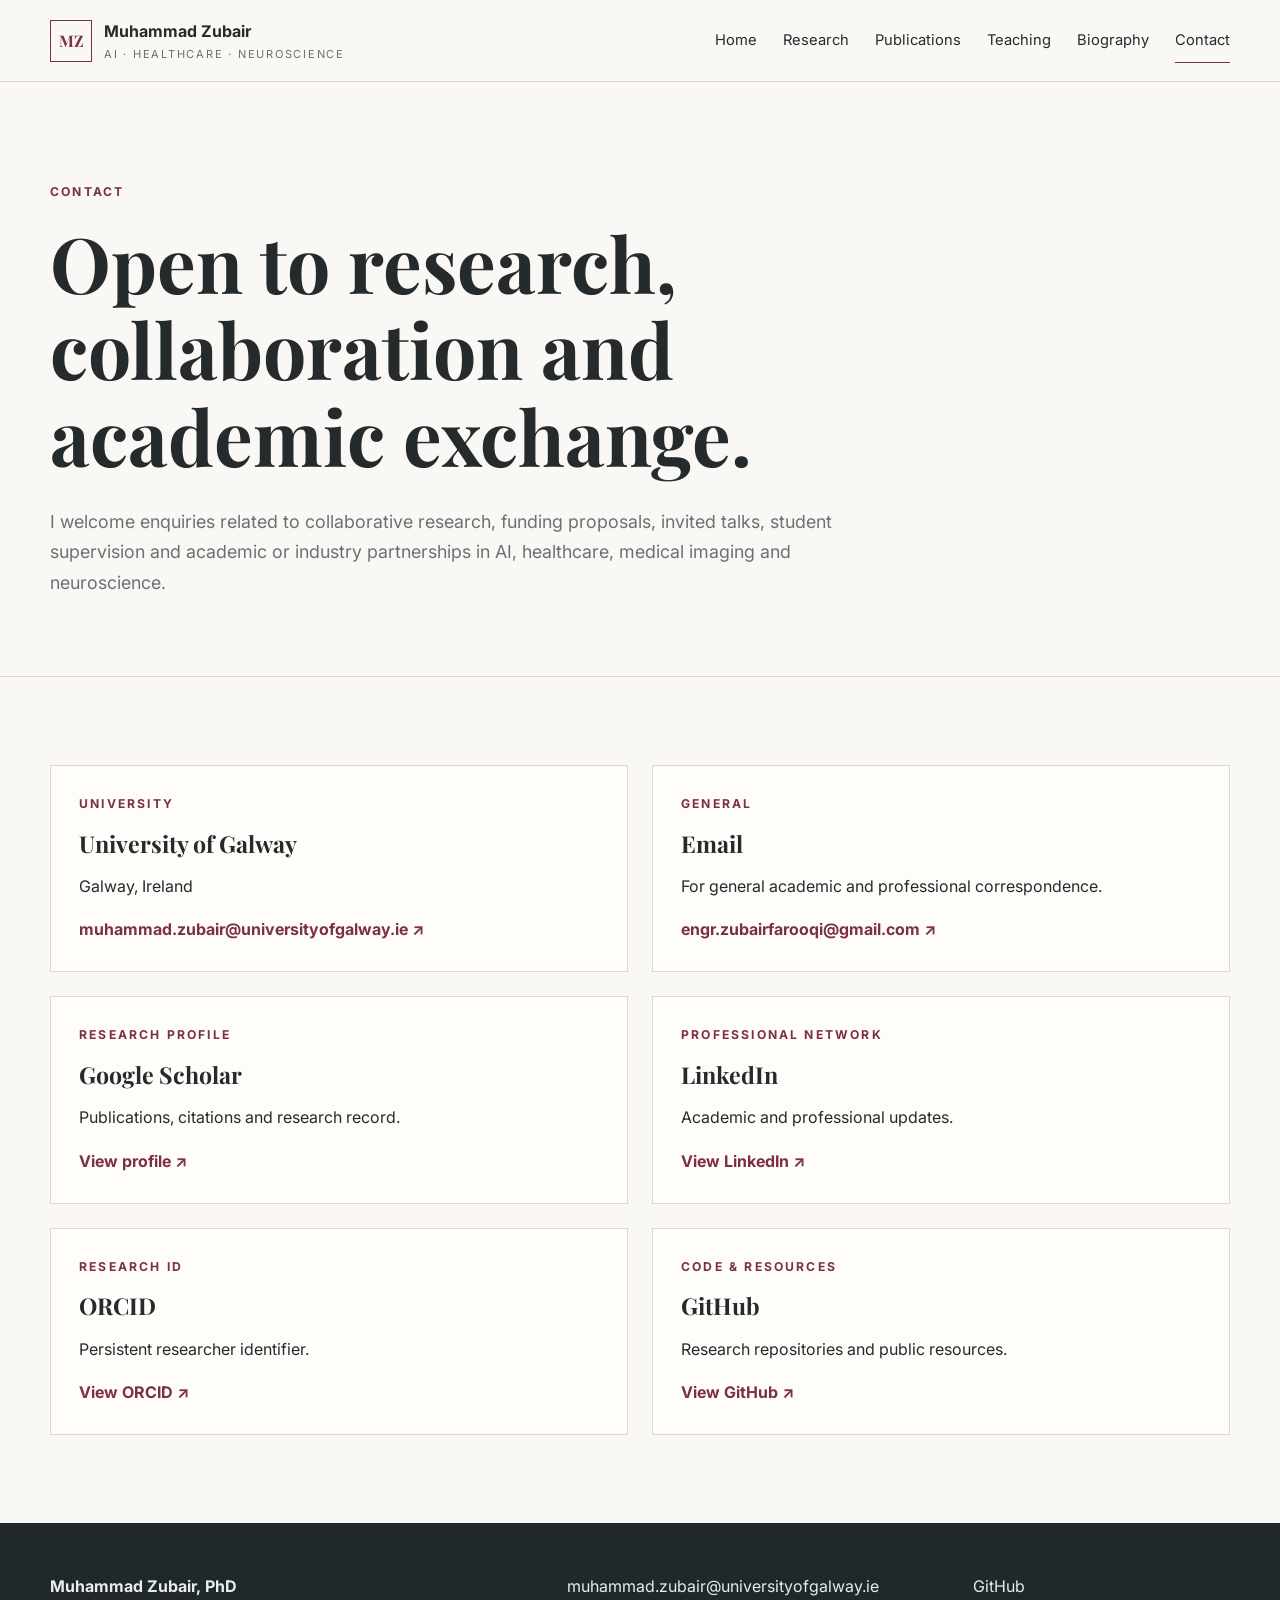
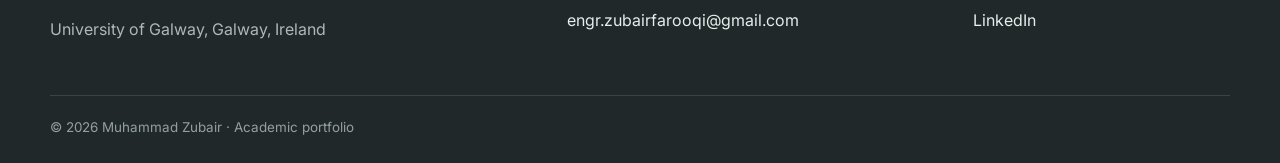
<file: contact.html>
<!DOCTYPE html><html lang="en"><head><meta charset="UTF-8"><meta name="viewport" content="width=device-width,initial-scale=1.0"><title>Contact | Muhammad Zubair</title><link rel="preconnect" href="https://fonts.googleapis.com"><link rel="preconnect" href="https://fonts.gstatic.com" crossorigin><link href="https://fonts.googleapis.com/css2?family=Inter:wght@400;500;600;700&family=Playfair+Display:wght@600;700&display=swap" rel="stylesheet"><link rel="stylesheet" href="styles.css"></head><body><header class="site-header"><div class="container nav-wrap"><a class="brand" href="index.html"><span class="brand-mark">MZ</span><span><strong>Muhammad Zubair</strong><small>AI · HEALTHCARE · NEUROSCIENCE</small></span></a><button class="nav-toggle" aria-label="Toggle navigation">☰</button><nav class="main-nav"><a href="index.html">Home</a><a href="research.html">Research</a><a href="publications.html">Publications</a><a href="teaching.html">Teaching</a><a href="biography.html">Biography</a><a class="active" href="contact.html">Contact</a></nav></div></header><main><section class="page-hero"><div class="container"><p class="eyebrow">CONTACT</p><h1>Open to research, collaboration and academic exchange.</h1><p class="page-intro">I welcome enquiries related to collaborative research, funding proposals, invited talks, student supervision and academic or industry partnerships in AI, healthcare, medical imaging and neuroscience.</p></div></section><section class="section-pad"><div class="container contact-grid"><article class="contact-card"><p class="eyebrow">UNIVERSITY</p><h3>University of Galway</h3><p>Galway, Ireland</p><a href="mailto:muhammad.zubair@universityofgalway.ie">muhammad.zubair@universityofgalway.ie ↗</a></article><article class="contact-card"><p class="eyebrow">GENERAL</p><h3>Email</h3><p>For general academic and professional correspondence.</p><a href="mailto:engr.zubairfarooqi@gmail.com">engr.zubairfarooqi@gmail.com ↗</a></article><article class="contact-card"><p class="eyebrow">RESEARCH PROFILE</p><h3>Google Scholar</h3><p>Publications, citations and research record.</p><a href="https://scholar.google.com/citations?user=y0kWh0IAAAAJ&hl=en" target="_blank" rel="noopener">View profile ↗</a></article><article class="contact-card"><p class="eyebrow">PROFESSIONAL NETWORK</p><h3>LinkedIn</h3><p>Academic and professional updates.</p><a href="https://ie.linkedin.com/in/muzubair" target="_blank" rel="noopener">View LinkedIn ↗</a></article><article class="contact-card"><p class="eyebrow">RESEARCH ID</p><h3>ORCID</h3><p>Persistent researcher identifier.</p><a href="https://orcid.org/0000-0003-2694-9364" target="_blank" rel="noopener">View ORCID ↗</a></article><article class="contact-card"><p class="eyebrow">CODE &amp; RESOURCES</p><h3>GitHub</h3><p>Research repositories and public resources.</p><a href="https://github.com/mzubairfarooqi" target="_blank" rel="noopener">View GitHub ↗</a></article></div></section></main><footer class="site-footer"><div class="container footer-grid"><div><strong>Muhammad Zubair, PhD</strong><p>University of Galway, Galway, Ireland</p></div><div class="footer-links"><a href="mailto:muhammad.zubair@universityofgalway.ie">muhammad.zubair@universityofgalway.ie</a><a href="mailto:engr.zubairfarooqi@gmail.com">engr.zubairfarooqi@gmail.com</a></div><div class="footer-links"><a href="https://github.com/mzubairfarooqi">GitHub</a><a href="https://ie.linkedin.com/in/muzubair">LinkedIn</a></div></div><div class="container copyright">© 2026 Muhammad Zubair · Academic portfolio</div></footer><script src="script.js"></script></body></html>
</file>
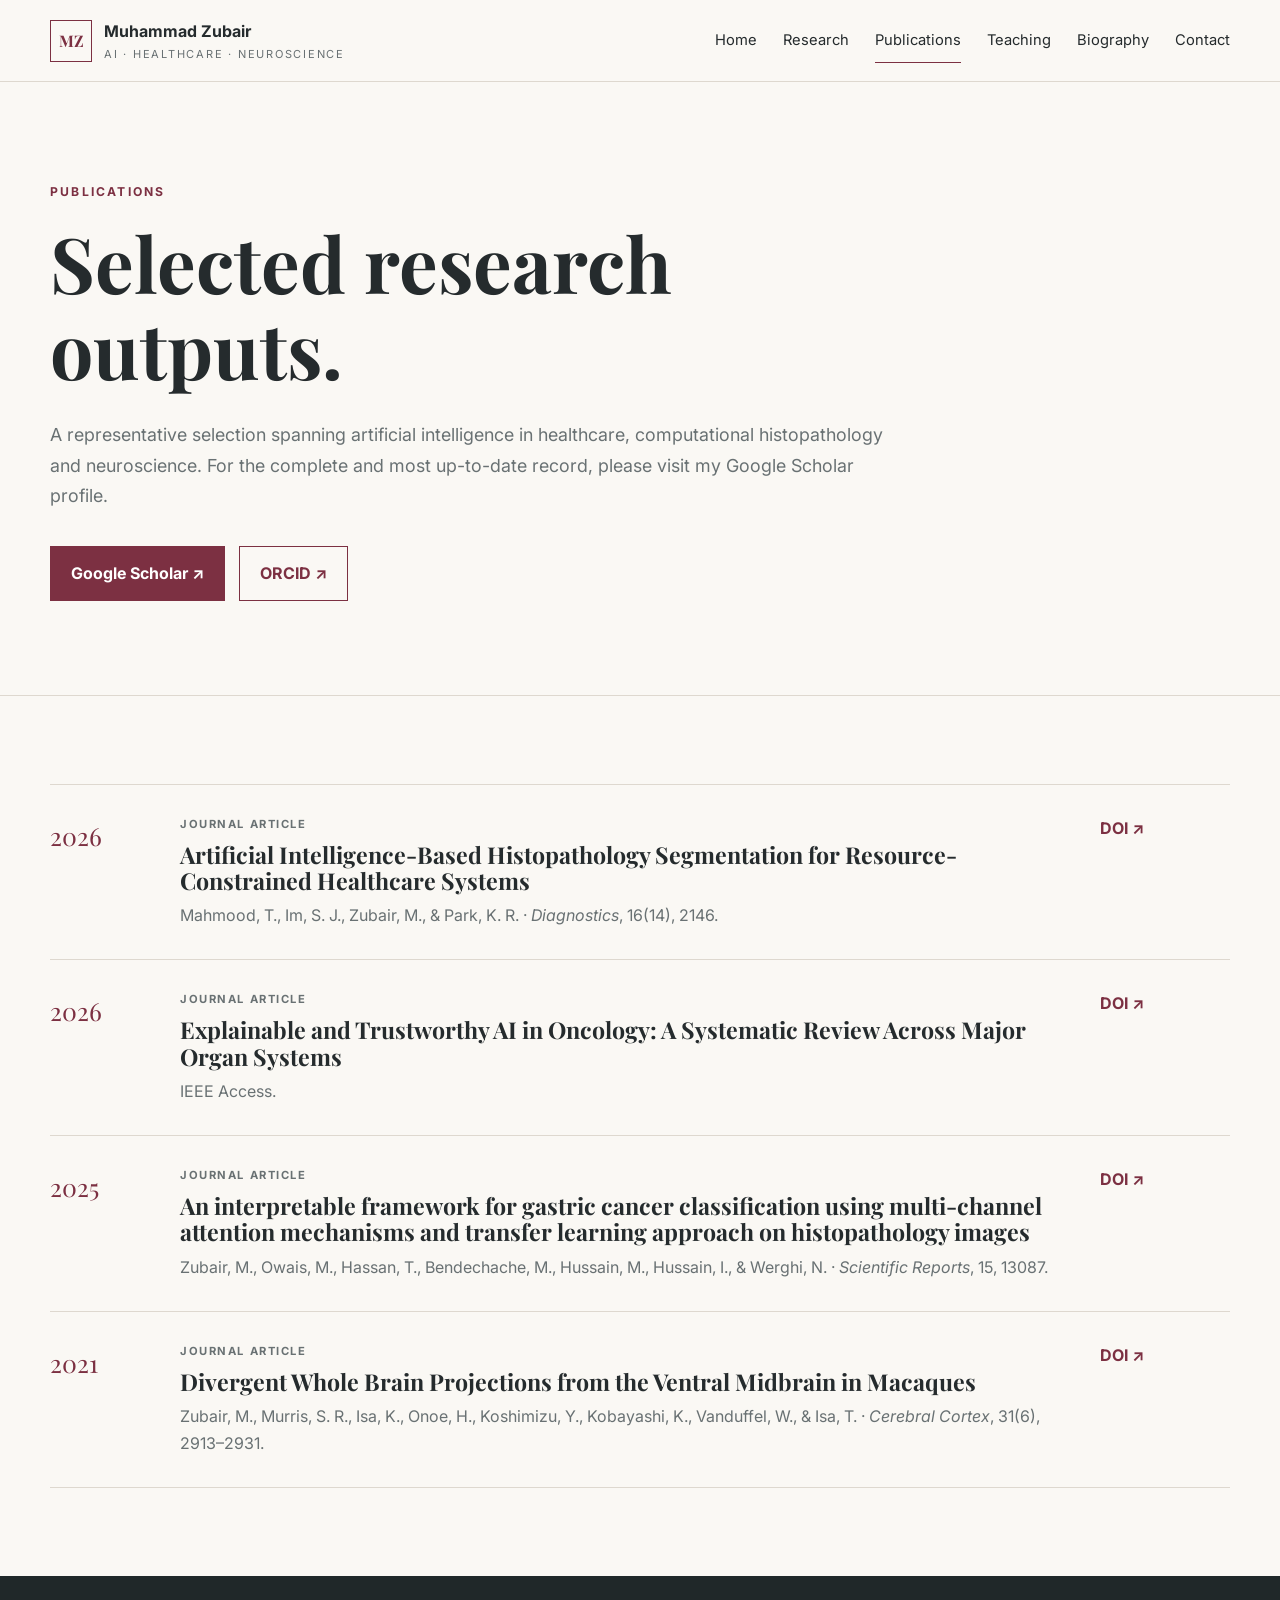
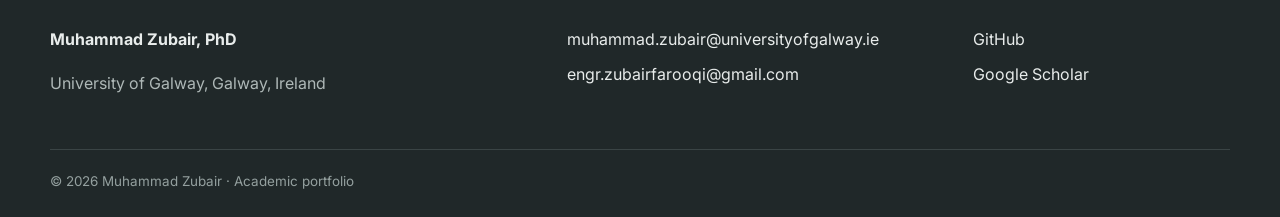
<file: publications.html>
<!DOCTYPE html><html lang="en"><head><meta charset="UTF-8"><meta name="viewport" content="width=device-width,initial-scale=1.0"><title>Publications | Muhammad Zubair</title><link rel="preconnect" href="https://fonts.googleapis.com"><link rel="preconnect" href="https://fonts.gstatic.com" crossorigin><link href="https://fonts.googleapis.com/css2?family=Inter:wght@400;500;600;700&family=Playfair+Display:wght@600;700&display=swap" rel="stylesheet"><link rel="stylesheet" href="styles.css"></head><body><header class="site-header"><div class="container nav-wrap"><a class="brand" href="index.html"><span class="brand-mark">MZ</span><span><strong>Muhammad Zubair</strong><small>AI · HEALTHCARE · NEUROSCIENCE</small></span></a><button class="nav-toggle" aria-label="Toggle navigation">☰</button><nav class="main-nav"><a href="index.html">Home</a><a href="research.html">Research</a><a class="active" href="publications.html">Publications</a><a href="teaching.html">Teaching</a><a href="biography.html">Biography</a><a href="contact.html">Contact</a></nav></div></header><main><section class="page-hero"><div class="container"><p class="eyebrow">PUBLICATIONS</p><h1>Selected research outputs.</h1><p class="page-intro">A representative selection spanning artificial intelligence in healthcare, computational histopathology and neuroscience. For the complete and most up-to-date record, please visit my Google Scholar profile.</p><div class="button-row"><a class="btn btn-primary" href="https://scholar.google.com/citations?user=y0kWh0IAAAAJ&hl=en" target="_blank" rel="noopener">Google Scholar ↗</a><a class="btn btn-secondary" href="https://orcid.org/0000-0003-2694-9364" target="_blank" rel="noopener">ORCID ↗</a></div></div></section><section class="section-pad"><div class="container"><div class="publication-list"><article class="pub-item"><div class="pub-year">2026</div><div><p class="pub-type">JOURNAL ARTICLE</p><h3>Artificial Intelligence-Based Histopathology Segmentation for Resource-Constrained Healthcare Systems</h3><p>Mahmood, T., Im, S. J., Zubair, M., &amp; Park, K. R. · <em>Diagnostics</em>, 16(14), 2146.</p></div><a href="https://doi.org/10.3390/diagnostics16142146" target="_blank" rel="noopener">DOI ↗</a></article><article class="pub-item"><div class="pub-year">2026</div><div><p class="pub-type">JOURNAL ARTICLE</p><h3>Explainable and Trustworthy AI in Oncology: A Systematic Review Across Major Organ Systems</h3><p>IEEE Access.</p></div><a href="https://doi.org/10.1109/ACCESS.2026.3717851" target="_blank" rel="noopener">DOI ↗</a></article><article class="pub-item"><div class="pub-year">2025</div><div><p class="pub-type">JOURNAL ARTICLE</p><h3>An interpretable framework for gastric cancer classification using multi-channel attention mechanisms and transfer learning approach on histopathology images</h3><p>Zubair, M., Owais, M., Hassan, T., Bendechache, M., Hussain, M., Hussain, I., &amp; Werghi, N. · <em>Scientific Reports</em>, 15, 13087.</p></div><a href="https://doi.org/10.1038/s41598-025-97256-0" target="_blank" rel="noopener">DOI ↗</a></article><article class="pub-item"><div class="pub-year">2021</div><div><p class="pub-type">JOURNAL ARTICLE</p><h3>Divergent Whole Brain Projections from the Ventral Midbrain in Macaques</h3><p>Zubair, M., Murris, S. R., Isa, K., Onoe, H., Koshimizu, Y., Kobayashi, K., Vanduffel, W., &amp; Isa, T. · <em>Cerebral Cortex</em>, 31(6), 2913–2931.</p></div><a href="https://doi.org/10.1093/cercor/bhaa399" target="_blank" rel="noopener">DOI ↗</a></article></div></div></section></main><footer class="site-footer"><div class="container footer-grid"><div><strong>Muhammad Zubair, PhD</strong><p>University of Galway, Galway, Ireland</p></div><div class="footer-links"><a href="mailto:muhammad.zubair@universityofgalway.ie">muhammad.zubair@universityofgalway.ie</a><a href="mailto:engr.zubairfarooqi@gmail.com">engr.zubairfarooqi@gmail.com</a></div><div class="footer-links"><a href="https://github.com/mzubairfarooqi">GitHub</a><a href="https://scholar.google.com/citations?user=y0kWh0IAAAAJ&hl=en">Google Scholar</a></div></div><div class="container copyright">© 2026 Muhammad Zubair · Academic portfolio</div></footer><script src="script.js"></script></body></html>
</file>
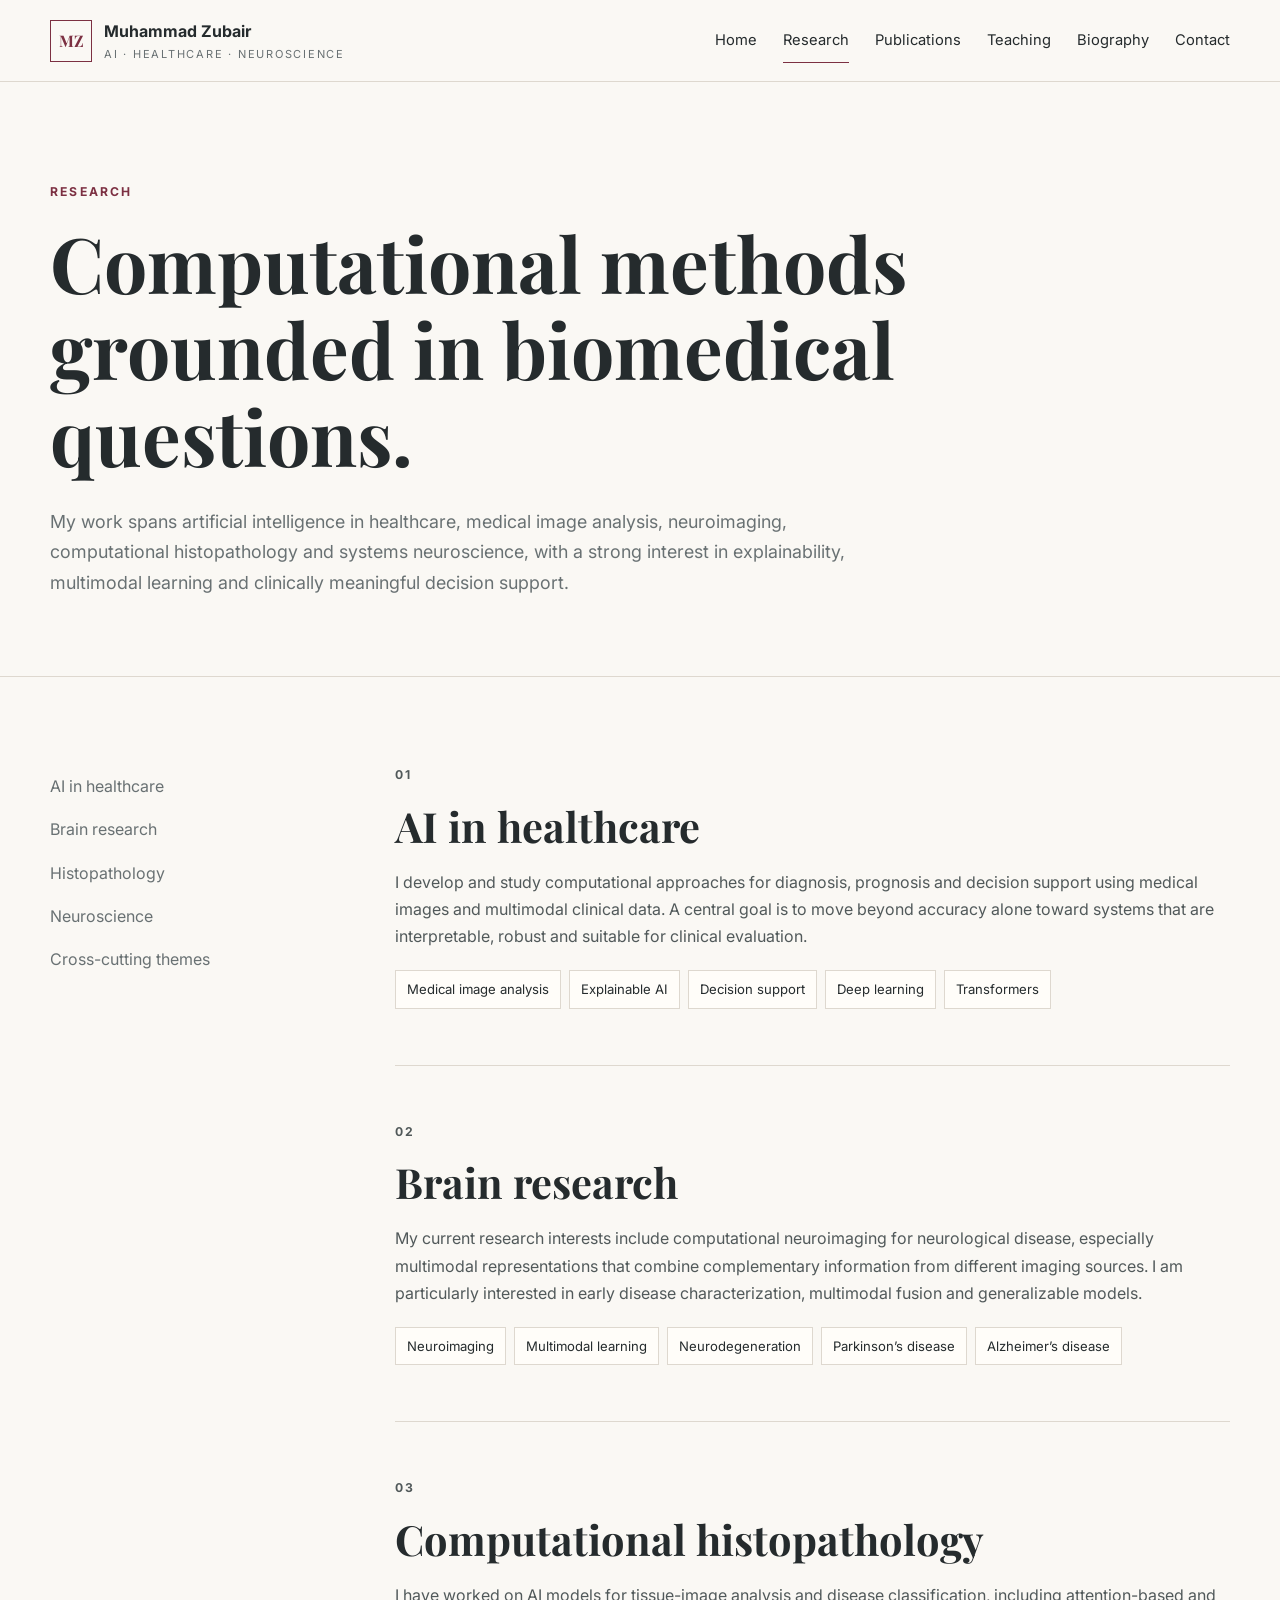
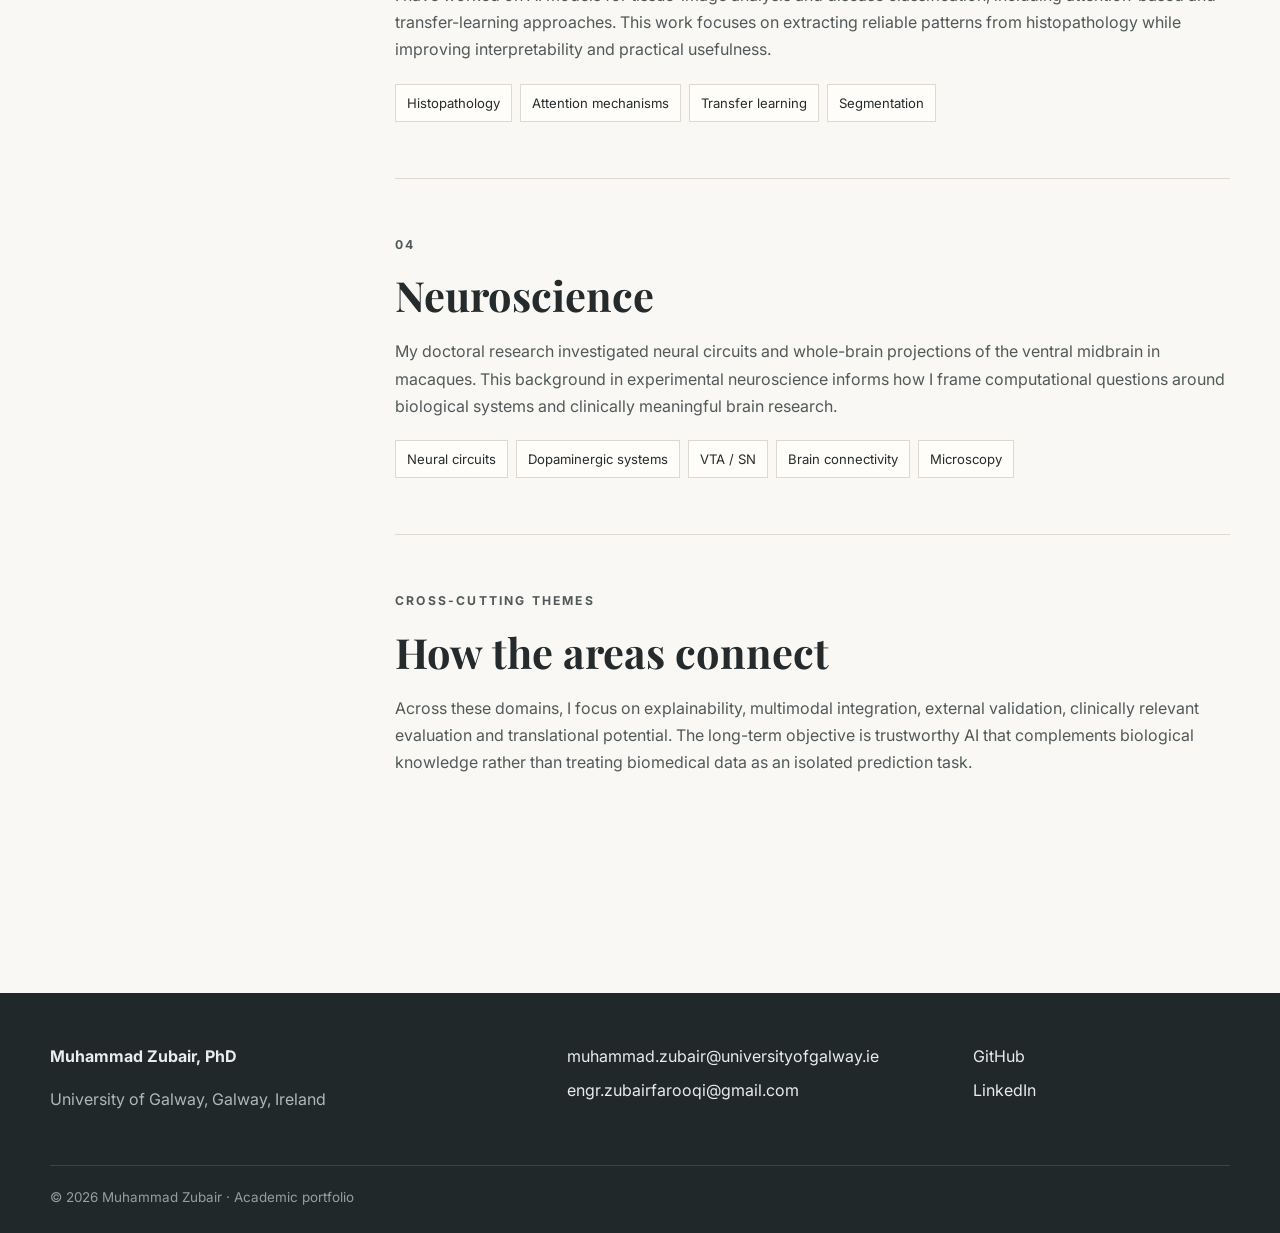
<file: research.html>
<!DOCTYPE html><html lang="en"><head><meta charset="UTF-8"><meta name="viewport" content="width=device-width,initial-scale=1.0"><title>Research | Muhammad Zubair</title><link rel="preconnect" href="https://fonts.googleapis.com"><link rel="preconnect" href="https://fonts.gstatic.com" crossorigin><link href="https://fonts.googleapis.com/css2?family=Inter:wght@400;500;600;700&family=Playfair+Display:wght@600;700&display=swap" rel="stylesheet"><link rel="stylesheet" href="styles.css"></head><body><header class="site-header"><div class="container nav-wrap"><a class="brand" href="index.html"><span class="brand-mark">MZ</span><span><strong>Muhammad Zubair</strong><small>AI · HEALTHCARE · NEUROSCIENCE</small></span></a><button class="nav-toggle" aria-label="Toggle navigation">☰</button><nav class="main-nav"><a href="index.html">Home</a><a class="active" href="research.html">Research</a><a href="publications.html">Publications</a><a href="teaching.html">Teaching</a><a href="biography.html">Biography</a><a href="contact.html">Contact</a></nav></div></header><main><section class="page-hero"><div class="container"><p class="eyebrow">RESEARCH</p><h1>Computational methods grounded in biomedical questions.</h1><p class="page-intro">My work spans artificial intelligence in healthcare, medical image analysis, neuroimaging, computational histopathology and systems neuroscience, with a strong interest in explainability, multimodal learning and clinically meaningful decision support.</p></div></section><section class="section-pad"><div class="container content-grid"><nav class="side-nav"><a href="#ai-healthcare">AI in healthcare</a><a href="#brain-research">Brain research</a><a href="#histopathology">Histopathology</a><a href="#neuroscience">Neuroscience</a><a href="#themes">Cross-cutting themes</a></nav><div><section class="content-section" id="ai-healthcare"><p class="eyebrow">01</p><h2>AI in healthcare</h2><p>I develop and study computational approaches for diagnosis, prognosis and decision support using medical images and multimodal clinical data. A central goal is to move beyond accuracy alone toward systems that are interpretable, robust and suitable for clinical evaluation.</p><div class="tag-list"><span class="tag">Medical image analysis</span><span class="tag">Explainable AI</span><span class="tag">Decision support</span><span class="tag">Deep learning</span><span class="tag">Transformers</span></div></section><section class="content-section" id="brain-research"><p class="eyebrow">02</p><h2>Brain research</h2><p>My current research interests include computational neuroimaging for neurological disease, especially multimodal representations that combine complementary information from different imaging sources. I am particularly interested in early disease characterization, multimodal fusion and generalizable models.</p><div class="tag-list"><span class="tag">Neuroimaging</span><span class="tag">Multimodal learning</span><span class="tag">Neurodegeneration</span><span class="tag">Parkinson’s disease</span><span class="tag">Alzheimer’s disease</span></div></section><section class="content-section" id="histopathology"><p class="eyebrow">03</p><h2>Computational histopathology</h2><p>I have worked on AI models for tissue-image analysis and disease classification, including attention-based and transfer-learning approaches. This work focuses on extracting reliable patterns from histopathology while improving interpretability and practical usefulness.</p><div class="tag-list"><span class="tag">Histopathology</span><span class="tag">Attention mechanisms</span><span class="tag">Transfer learning</span><span class="tag">Segmentation</span></div></section><section class="content-section" id="neuroscience"><p class="eyebrow">04</p><h2>Neuroscience</h2><p>My doctoral research investigated neural circuits and whole-brain projections of the ventral midbrain in macaques. This background in experimental neuroscience informs how I frame computational questions around biological systems and clinically meaningful brain research.</p><div class="tag-list"><span class="tag">Neural circuits</span><span class="tag">Dopaminergic systems</span><span class="tag">VTA / SN</span><span class="tag">Brain connectivity</span><span class="tag">Microscopy</span></div></section><section class="content-section" id="themes"><p class="eyebrow">CROSS-CUTTING THEMES</p><h2>How the areas connect</h2><p>Across these domains, I focus on explainability, multimodal integration, external validation, clinically relevant evaluation and translational potential. The long-term objective is trustworthy AI that complements biological knowledge rather than treating biomedical data as an isolated prediction task.</p></section></div></div></section></main><footer class="site-footer"><div class="container footer-grid"><div><strong>Muhammad Zubair, PhD</strong><p>University of Galway, Galway, Ireland</p></div><div class="footer-links"><a href="mailto:muhammad.zubair@universityofgalway.ie">muhammad.zubair@universityofgalway.ie</a><a href="mailto:engr.zubairfarooqi@gmail.com">engr.zubairfarooqi@gmail.com</a></div><div class="footer-links"><a href="https://github.com/mzubairfarooqi">GitHub</a><a href="https://ie.linkedin.com/in/muzubair">LinkedIn</a></div></div><div class="container copyright">© 2026 Muhammad Zubair · Academic portfolio</div></footer><script src="script.js"></script></body></html>
</file>
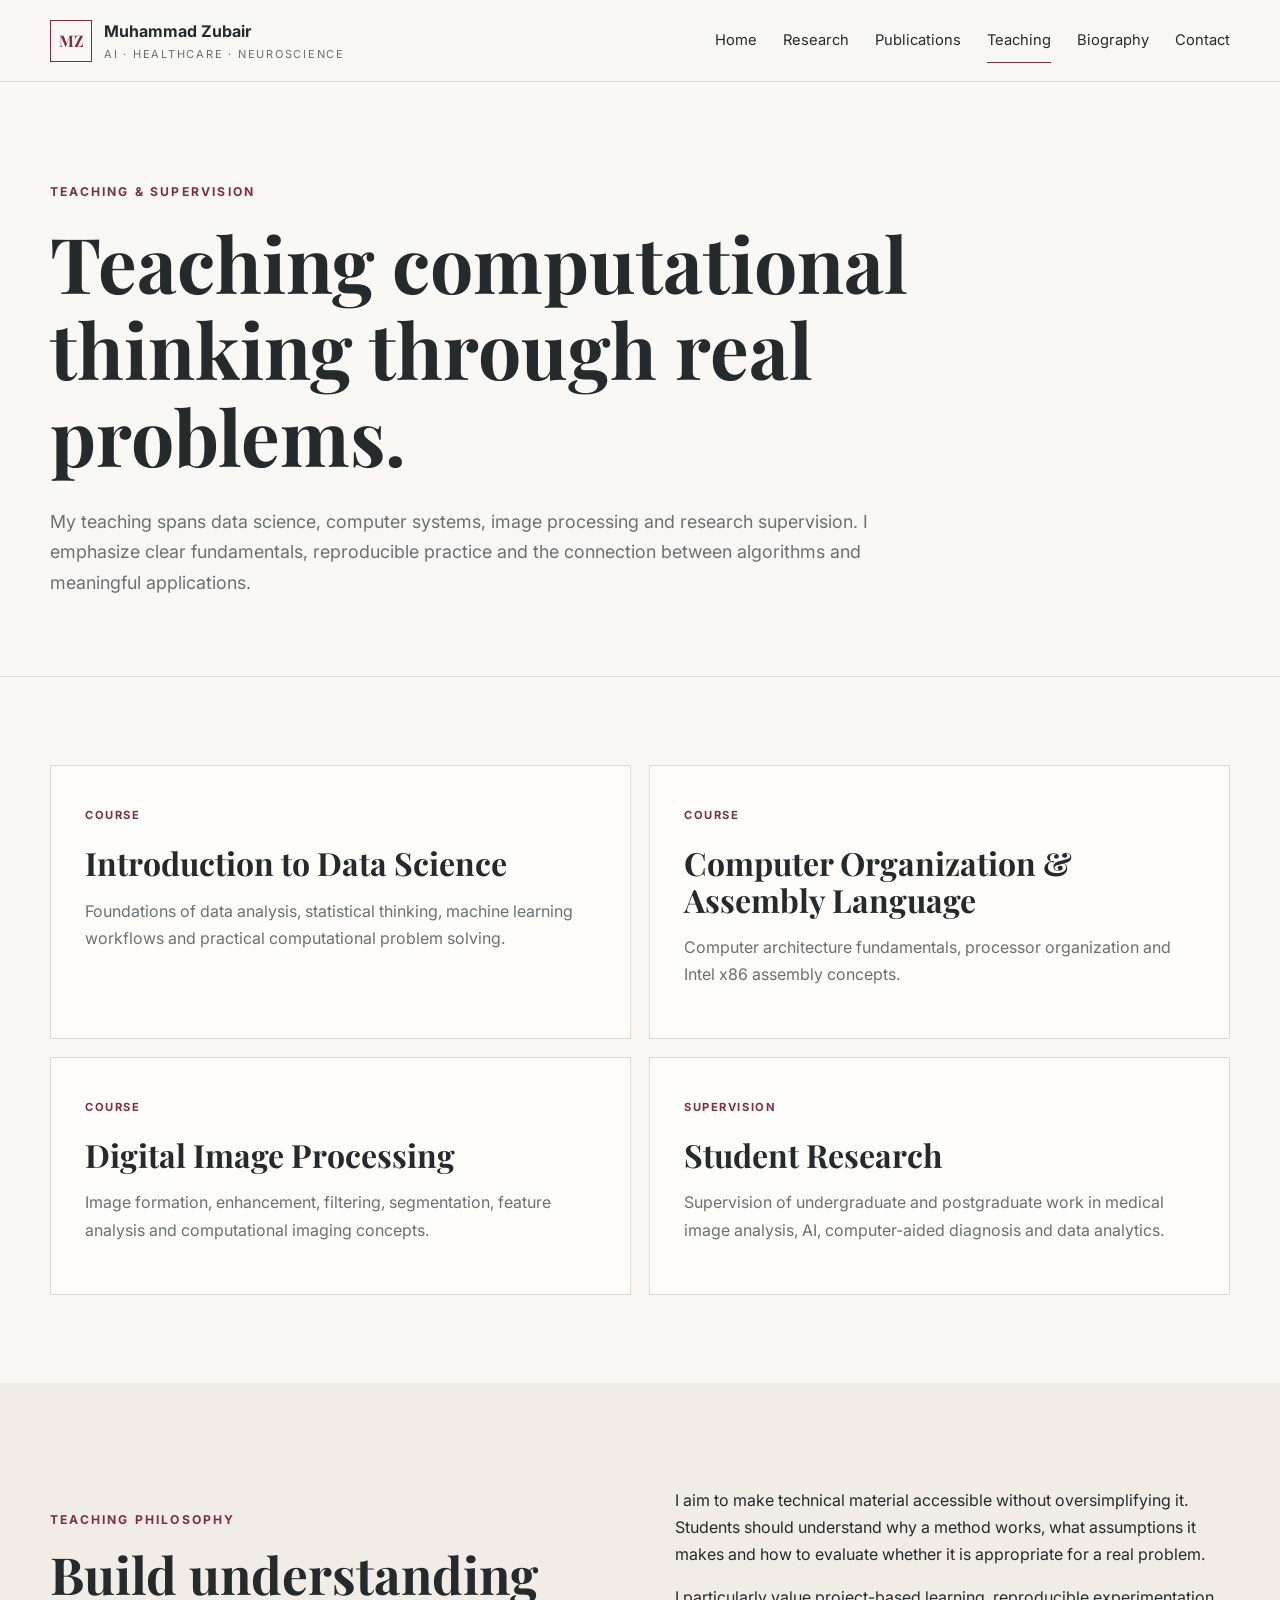
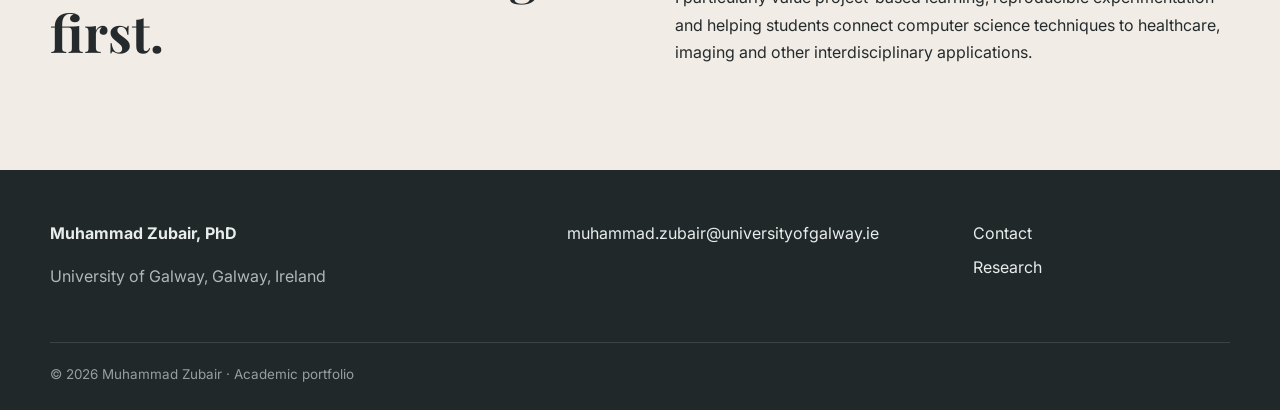
<file: teaching.html>
<!DOCTYPE html><html lang="en"><head><meta charset="UTF-8"><meta name="viewport" content="width=device-width,initial-scale=1.0"><title>Teaching | Muhammad Zubair</title><link rel="preconnect" href="https://fonts.googleapis.com"><link rel="preconnect" href="https://fonts.gstatic.com" crossorigin><link href="https://fonts.googleapis.com/css2?family=Inter:wght@400;500;600;700&family=Playfair+Display:wght@600;700&display=swap" rel="stylesheet"><link rel="stylesheet" href="styles.css"></head><body><header class="site-header"><div class="container nav-wrap"><a class="brand" href="index.html"><span class="brand-mark">MZ</span><span><strong>Muhammad Zubair</strong><small>AI · HEALTHCARE · NEUROSCIENCE</small></span></a><button class="nav-toggle" aria-label="Toggle navigation">☰</button><nav class="main-nav"><a href="index.html">Home</a><a href="research.html">Research</a><a href="publications.html">Publications</a><a class="active" href="teaching.html">Teaching</a><a href="biography.html">Biography</a><a href="contact.html">Contact</a></nav></div></header><main><section class="page-hero"><div class="container"><p class="eyebrow">TEACHING &amp; SUPERVISION</p><h1>Teaching computational thinking through real problems.</h1><p class="page-intro">My teaching spans data science, computer systems, image processing and research supervision. I emphasize clear fundamentals, reproducible practice and the connection between algorithms and meaningful applications.</p></div></section><section class="section-pad"><div class="container"><div class="research-grid"><article class="research-card"><span>COURSE</span><h3>Introduction to Data Science</h3><p>Foundations of data analysis, statistical thinking, machine learning workflows and practical computational problem solving.</p></article><article class="research-card"><span>COURSE</span><h3>Computer Organization &amp; Assembly Language</h3><p>Computer architecture fundamentals, processor organization and Intel x86 assembly concepts.</p></article><article class="research-card"><span>COURSE</span><h3>Digital Image Processing</h3><p>Image formation, enhancement, filtering, segmentation, feature analysis and computational imaging concepts.</p></article><article class="research-card"><span>SUPERVISION</span><h3>Student Research</h3><p>Supervision of undergraduate and postgraduate work in medical image analysis, AI, computer-aided diagnosis and data analytics.</p></article></div></div></section><section class="section-pad alt-section"><div class="container split-heading"><div><p class="eyebrow">TEACHING PHILOSOPHY</p><h2>Build understanding first.</h2></div><div><p>I aim to make technical material accessible without oversimplifying it. Students should understand why a method works, what assumptions it makes and how to evaluate whether it is appropriate for a real problem.</p><p>I particularly value project-based learning, reproducible experimentation and helping students connect computer science techniques to healthcare, imaging and other interdisciplinary applications.</p></div></div></section></main><footer class="site-footer"><div class="container footer-grid"><div><strong>Muhammad Zubair, PhD</strong><p>University of Galway, Galway, Ireland</p></div><div class="footer-links"><a href="mailto:muhammad.zubair@universityofgalway.ie">muhammad.zubair@universityofgalway.ie</a></div><div class="footer-links"><a href="contact.html">Contact</a><a href="research.html">Research</a></div></div><div class="container copyright">© 2026 Muhammad Zubair · Academic portfolio</div></footer><script src="script.js"></script></body></html>
</file>
<file: styles.css>
:root{--bg:#faf8f4;--text:#252b2d;--muted:#697173;--accent:#7c3042;--feature:#294f4c;--card:#fffdf9;--line:#ded8cf;--max:1180px}*{box-sizing:border-box}html{scroll-behavior:smooth}body{margin:0;background:var(--bg);color:var(--text);font-family:Inter,Arial,sans-serif;line-height:1.7}a{color:inherit;text-decoration:none}img{max-width:100%;display:block}.container{width:min(calc(100% - 40px),var(--max));margin:auto}.section-pad{padding:88px 0}.site-header{position:sticky;top:0;z-index:20;background:rgba(250,248,244,.94);backdrop-filter:blur(14px);border-bottom:1px solid var(--line)}.nav-wrap{min-height:80px;display:flex;align-items:center;justify-content:space-between;gap:30px}.brand{display:flex;align-items:center;gap:12px}.brand-mark{width:42px;height:42px;border:1px solid var(--accent);display:grid;place-items:center;font-family:'Playfair Display',serif;color:var(--accent);font-weight:700}.brand strong{display:block}.brand small{display:block;font-size:.69rem;letter-spacing:.16em;color:var(--muted)}.main-nav{display:flex;gap:26px;font-size:.92rem}.main-nav a{padding:28px 0;position:relative}.main-nav a:after{content:'';position:absolute;left:0;bottom:18px;width:0;height:1px;background:var(--accent);transition:.2s}.main-nav a:hover:after,.main-nav .active:after{width:100%}.nav-toggle{display:none;border:0;background:none;font-size:1.5rem}.hero{padding-top:110px}.hero-grid,.philosophy-grid,.cta-grid{display:grid;grid-template-columns:1.35fr .65fr;gap:72px;align-items:center}.eyebrow{font-size:.76rem;letter-spacing:.18em;font-weight:700;color:var(--accent);margin:0 0 16px}.eyebrow.light{color:#dfbbb9}h1,h2,h3{font-family:'Playfair Display',Georgia,serif;line-height:1.13;margin-top:0}h1{font-size:clamp(3rem,7vw,6.7rem);max-width:900px;margin-bottom:28px}h2{font-size:clamp(2.2rem,4vw,4rem);margin-bottom:20px}h3{font-size:1.45rem}.hero-lead{font-size:1.18rem;max-width:760px;color:#50585a}.button-row{display:flex;flex-wrap:wrap;gap:14px;margin:34px 0}.btn{display:inline-flex;padding:13px 20px;border:1px solid var(--accent);font-weight:700}.btn-primary{background:var(--accent);color:white}.btn-secondary{color:var(--accent)}.text-links{display:flex;flex-wrap:wrap;gap:22px;font-size:.92rem;font-weight:600}.profile-card{background:var(--card);border:1px solid var(--line)}.portrait-frame{aspect-ratio:1/1;overflow:hidden;background:#ddd}.portrait-frame img{width:100%;height:100%;object-fit:cover}.profile-body{padding:28px}.profile-body h2{font-size:1.75rem}.profile-body p{margin:5px 0}.mini-rule{height:1px;background:var(--line);margin:20px 0}.profile-focus{font-weight:700}.profile-meta{font-size:.84rem;color:var(--muted)}.alt-section{background:#f1ede6}.section-heading{margin-bottom:40px}.split-heading{display:grid;grid-template-columns:1fr 1fr;gap:70px;align-items:end}.split-heading>p{color:var(--muted);font-size:1.05rem}.research-grid{display:grid;grid-template-columns:repeat(2,1fr);gap:18px}.research-card{padding:34px;background:var(--card);border:1px solid var(--line);transition:.2s}.research-card:hover{transform:translateY(-3px);border-color:var(--accent)}.research-card span,.pub-type{font-size:.7rem;letter-spacing:.14em;font-weight:700;color:var(--accent)}.research-card h3{font-size:2rem;margin:18px 0 12px}.research-card p{color:var(--muted)}.research-card b{font-size:.85rem}.feature-band{background:var(--feature);color:#f8f4eb}.philosophy-copy p{color:#d7dfdc}.inline-link{font-weight:700;color:var(--accent)}.light-link{color:#fff}.row-heading{display:flex;justify-content:space-between;align-items:end;gap:30px}.publication-list{border-top:1px solid var(--line)}.pub-item{display:grid;grid-template-columns:100px 1fr 130px;gap:30px;padding:30px 0;border-bottom:1px solid var(--line);align-items:start}.pub-year{font-family:'Playfair Display',serif;font-size:1.55rem;color:var(--accent)}.pub-item h3{margin:8px 0}.pub-item p{color:var(--muted);margin:0}.pub-item>a{font-weight:700;color:var(--accent)}.cta-section{background:#e9e2da}.cta-grid{grid-template-columns:1fr 1fr}.site-footer{background:#202829;color:#e8eceb;padding:50px 0 24px}.footer-grid{display:grid;grid-template-columns:1.3fr 1fr .7fr;gap:40px}.footer-grid p{color:#aeb8b7}.footer-links{display:flex;flex-direction:column;gap:7px}.footer-links a:hover{text-decoration:underline}.copyright{border-top:1px solid #3a4445;margin-top:36px;padding-top:20px;color:#94a09f;font-size:.84rem}.page-hero{padding:100px 0 60px;border-bottom:1px solid var(--line)}.page-hero h1{font-size:clamp(2.8rem,6vw,5.5rem)}.page-intro{max-width:850px;color:var(--muted);font-size:1.12rem}.content-grid{display:grid;grid-template-columns:280px 1fr;gap:65px}.side-nav{position:sticky;top:110px;align-self:start}.side-nav a{display:block;padding:8px 0;color:var(--muted)}.side-nav a:hover{color:var(--accent)}.content-section{padding-bottom:56px;margin-bottom:56px;border-bottom:1px solid var(--line)}.content-section:last-child{border-bottom:0}.content-section h2{font-size:2.6rem}.content-section p,.content-section li{color:#51595a}.tag-list{display:flex;flex-wrap:wrap;gap:8px;margin-top:20px}.tag{padding:7px 11px;border:1px solid var(--line);font-size:.82rem;background:var(--card)}.timeline{border-left:1px solid var(--line);padding-left:28px}.timeline article{position:relative;margin-bottom:34px}.timeline article:before{content:'';position:absolute;left:-34px;top:8px;width:11px;height:11px;border-radius:50%;background:var(--accent)}.contact-grid{display:grid;grid-template-columns:1fr 1fr;gap:24px}.contact-card{border:1px solid var(--line);background:var(--card);padding:28px}.contact-card h3{margin-bottom:10px}.contact-card a{color:var(--accent);font-weight:700}@media(max-width:900px){.main-nav{display:none;position:absolute;top:80px;left:0;right:0;background:var(--bg);padding:20px;flex-direction:column;border-bottom:1px solid var(--line)}.main-nav.open{display:flex}.main-nav a{padding:8px 0}.main-nav a:after{display:none}.nav-toggle{display:block}.hero-grid,.philosophy-grid,.cta-grid,.split-heading,.content-grid{grid-template-columns:1fr}.profile-card{max-width:520px}.research-grid{grid-template-columns:1fr}.pub-item{grid-template-columns:70px 1fr}.pub-item>a{grid-column:2}.side-nav{position:static;display:flex;flex-wrap:wrap;gap:12px 20px}.footer-grid{grid-template-columns:1fr}.section-pad{padding:68px 0}}@media(max-width:600px){.container{width:min(calc(100% - 28px),var(--max))}.brand small{display:none}.hero{padding-top:70px}.section-pad{padding:56px 0}.row-heading{align-items:start;flex-direction:column}.contact-grid{grid-template-columns:1fr}.pub-item{grid-template-columns:1fr}.pub-item>a{grid-column:1}.pub-year{font-size:1.2rem}}
</file>
